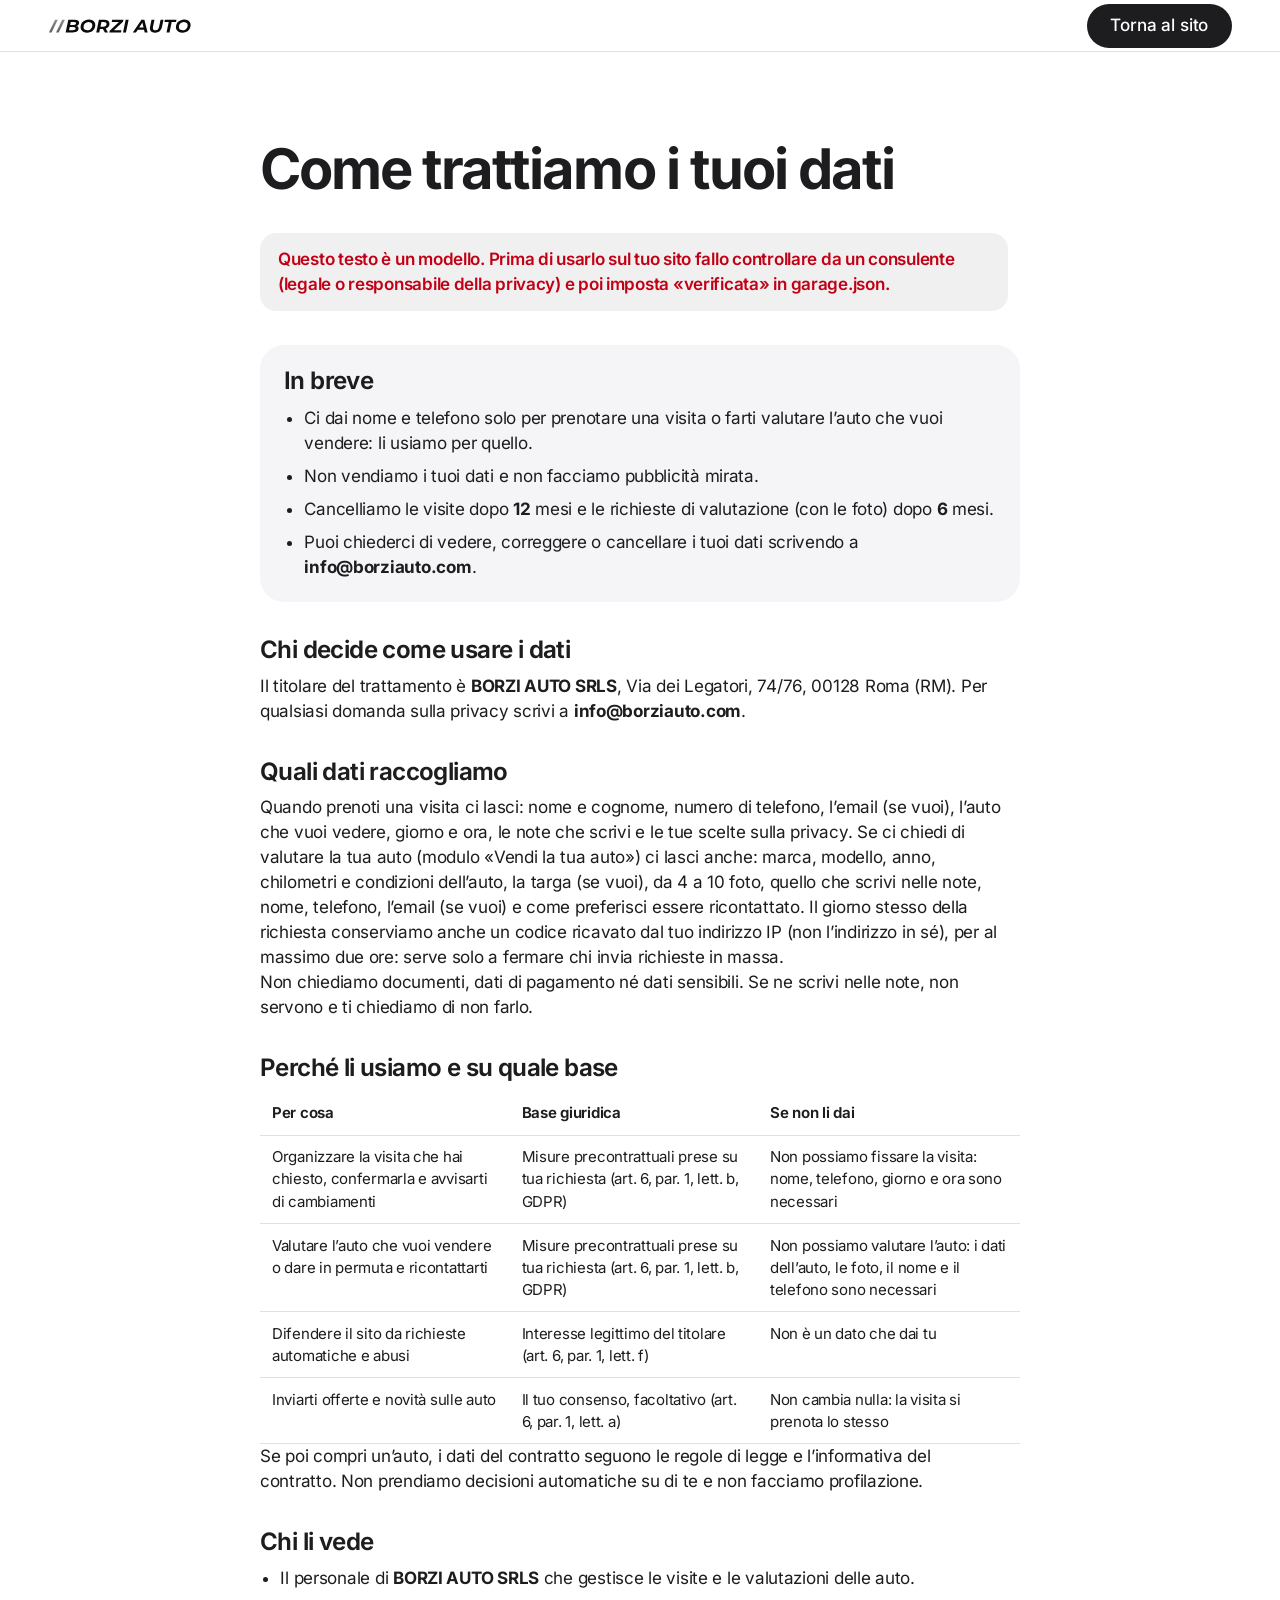
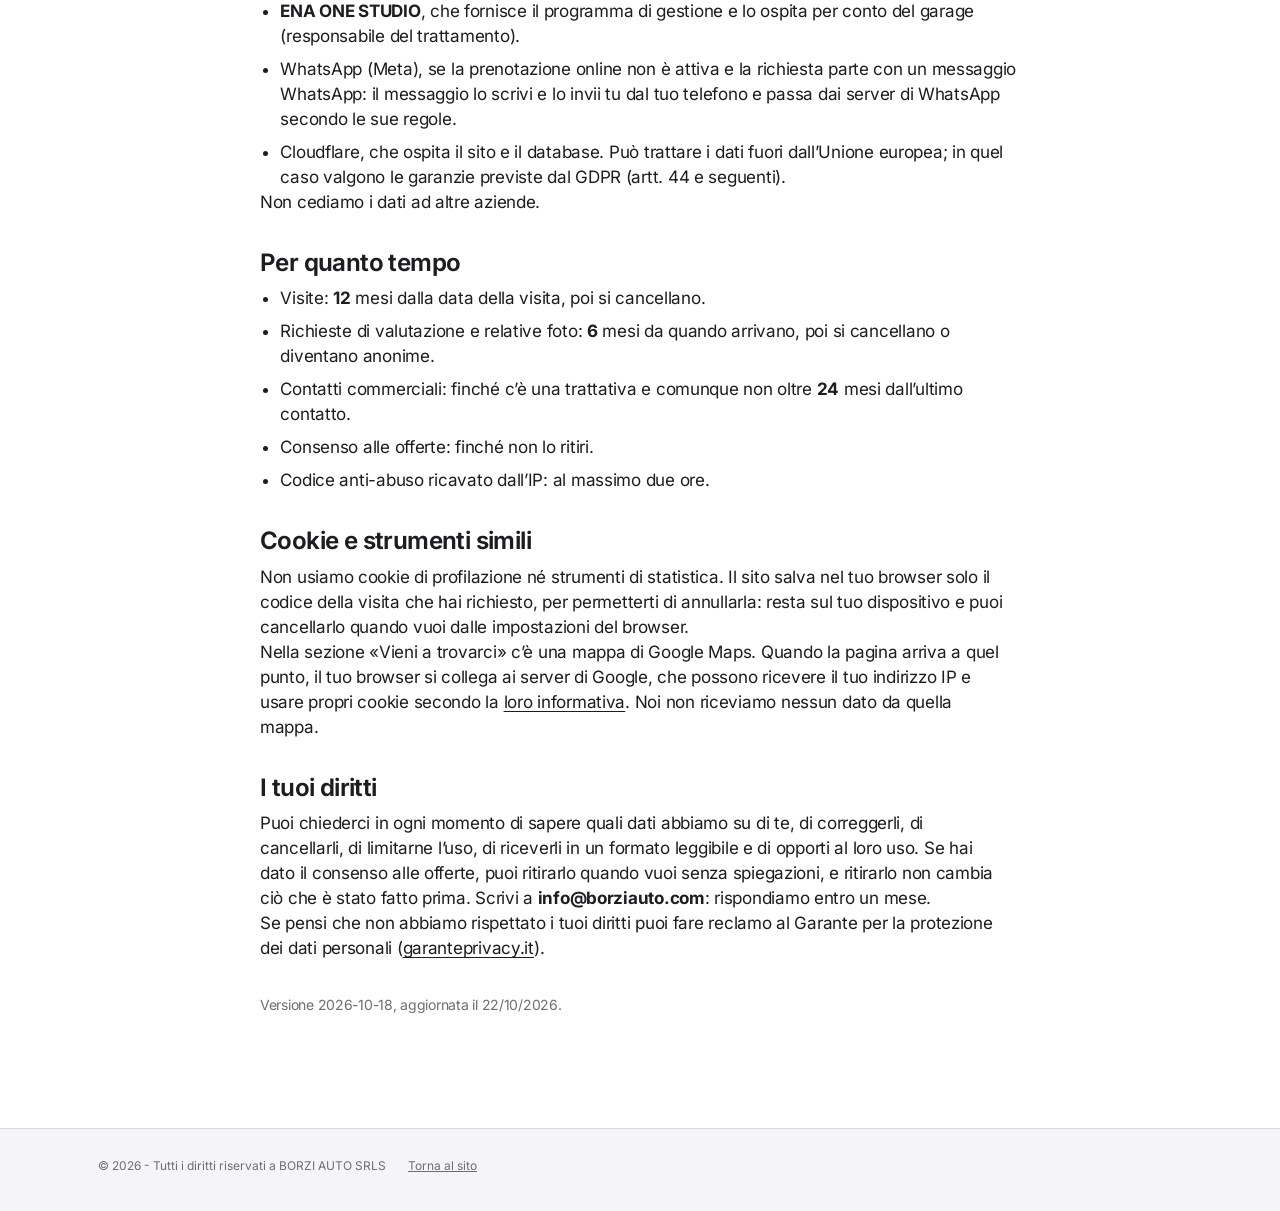
<file: public/privacy.html>
<!doctype html>
<html lang="it">
<head>
<meta charset="utf-8">
<meta name="viewport" content="width=device-width, initial-scale=1, viewport-fit=cover">
<title>Privacy · Borzi Auto</title>
<meta name="robots" content="noindex">
<meta name="color-scheme" content="light dark">
<link rel="icon" href="favicon.svg" type="image/svg+xml">
<link rel="preload" href="fonts/inter-var.woff" as="font" type="font/woff" crossorigin>
<link rel="stylesheet" href="style.css">
<style>
.pv-top{display:flex;align-items:center;justify-content:space-between;gap:16px;height:var(--head);padding-inline:clamp(20px,5vw,48px);border-bottom:1px solid var(--line)}
.doc{padding-block:clamp(40px,7vw,88px) clamp(56px,9vw,112px)}
.doc-in{width:min(760px,100% - 40px);margin-inline:auto;display:grid;gap:34px}
.doc h1{font-size:clamp(34px,6vw,56px);line-height:1.05;font-weight:700;letter-spacing:-.035em;text-wrap:balance}
.doc h2{font-size:24px;line-height:1.15;font-weight:650;letter-spacing:-.025em;margin-bottom:10px}
.doc p,.doc li{max-width:68ch}
.doc ul{display:grid;gap:8px;padding-left:1.2em;list-style:disc}
.doc .breve{padding:22px 24px;border-radius:24px;background:var(--alt);display:grid;gap:8px}
.doc .breve h2{margin-bottom:4px}
.doc .avviso{padding:14px 18px;border-radius:16px;background:var(--fill);color:var(--err);font-weight:600}
.doc a{text-decoration:underline;text-underline-offset:3px}
.doc table{width:100%;border-collapse:collapse;font-size:15px}
.doc th,.doc td{padding:.7em .8em;text-align:left;vertical-align:top;border-bottom:1px solid var(--line)}
.doc th{font-weight:650}
.doc .tab{overflow-x:auto}
.doc .tab table{min-width:560px}
.doc .agg{color:var(--fg2);font-size:14px}
</style>
</head>
<body>
<header class="pv-top"><a class="brand" href="./" aria-label="Borzi Auto, torna al sito"><picture><source srcset="img/borzi-bianco.svg" media="(prefers-color-scheme: dark)"><img src="img/borzi-nero.svg" alt="Borzi Auto" width="143" height="14"></picture></a><a class="btn btn-primary" href="./">Torna al sito</a></header>
<main class="doc">
<article class="doc-in">
  <h1>Come trattiamo i tuoi dati</h1>
  <p class="avviso" id="p-modello" hidden>Questo testo è un modello. Prima di usarlo sul tuo sito fallo controllare da un consulente (legale o responsabile della privacy) e poi imposta «verificata» in garage.json.</p>
  <section class="breve" aria-label="In breve">
    <h2>In breve</h2>
    <ul>
      <li>Ci dai nome e telefono solo per prenotare una visita o farti valutare l’auto che vuoi vendere: li usiamo per quello.</li>
      <li>Non vendiamo i tuoi dati e non facciamo pubblicità mirata.</li>
      <li>Cancelliamo le visite dopo <b data-p="visite_mesi"></b> mesi e le richieste di valutazione (con le foto) dopo <b data-p="richieste_mesi"></b> mesi.</li>
      <li>Puoi chiederci di vedere, correggere o cancellare i tuoi dati scrivendo a <b data-p="email"></b>.</li>
    </ul>
  </section>

  <section><h2>Chi decide come usare i dati</h2>
    <p>Il titolare del trattamento è <b data-p="titolare"></b>, <span data-p="indirizzo"></span>. Per qualsiasi domanda sulla privacy scrivi a <b data-p="email"></b>.</p>
    <p id="p-dpo" hidden>Responsabile della protezione dei dati: <b data-p="responsabileDati"></b>.</p>
  </section>

  <section><h2>Quali dati raccogliamo</h2>
    <p>Quando prenoti una visita ci lasci: nome e cognome, numero di telefono, l’email (se vuoi), l’auto che vuoi vedere, giorno e ora, le note che scrivi e le tue scelte sulla privacy. Se ci chiedi di valutare la tua auto (modulo «Vendi la tua auto») ci lasci anche: marca, modello, anno, chilometri e condizioni dell’auto, la targa (se vuoi), da 4 a 10 foto, quello che scrivi nelle note, nome, telefono, l’email (se vuoi) e come preferisci essere ricontattato. Il giorno stesso della richiesta conserviamo anche un codice ricavato dal tuo indirizzo IP (non l’indirizzo in sé), per al massimo due ore: serve solo a fermare chi invia richieste in massa.</p>
    <p>Non chiediamo documenti, dati di pagamento né dati sensibili. Se ne scrivi nelle note, non servono e ti chiediamo di non farlo.</p>
  </section>

  <section><h2>Perché li usiamo e su quale base</h2>
    <div class="tab"><table>
      <thead><tr><th>Per cosa</th><th>Base giuridica</th><th>Se non li dai</th></tr></thead>
      <tbody>
        <tr><td>Organizzare la visita che hai chiesto, confermarla e avvisarti di cambiamenti</td><td>Misure precontrattuali prese su tua richiesta (art. 6, par. 1, lett. b, GDPR)</td><td>Non possiamo fissare la visita: nome, telefono, giorno e ora sono necessari</td></tr>
        <tr><td>Valutare l’auto che vuoi vendere o dare in permuta e ricontattarti</td><td>Misure precontrattuali prese su tua richiesta (art. 6, par. 1, lett. b, GDPR)</td><td>Non possiamo valutare l’auto: i dati dell’auto, le foto, il nome e il telefono sono necessari</td></tr>
        <tr><td>Difendere il sito da richieste automatiche e abusi</td><td>Interesse legittimo del titolare (art. 6, par. 1, lett. f)</td><td>Non è un dato che dai tu</td></tr>
        <tr><td>Inviarti offerte e novità sulle auto</td><td>Il tuo consenso, facoltativo (art. 6, par. 1, lett. a)</td><td>Non cambia nulla: la visita si prenota lo stesso</td></tr>
      </tbody></table></div>
    <p>Se poi compri un’auto, i dati del contratto seguono le regole di legge e l’informativa del contratto. Non prendiamo decisioni automatiche su di te e non facciamo profilazione.</p>
  </section>

  <section><h2>Chi li vede</h2>
    <ul>
      <li>Il personale di <b data-p="titolare"></b> che gestisce le visite e le valutazioni delle auto.</li>
      <li><b data-p="fornitore"></b>, che fornisce il programma di gestione e lo ospita per conto del garage (responsabile del trattamento).</li>
      <li>WhatsApp (Meta), se la prenotazione online non è attiva e la richiesta parte con un messaggio WhatsApp: il messaggio lo scrivi e lo invii tu dal tuo telefono e passa dai server di WhatsApp secondo le sue regole.</li>
      <li>Cloudflare, che ospita il sito e il database. Può trattare i dati fuori dall’Unione europea; in quel caso valgono le garanzie previste dal GDPR (artt. 44 e seguenti).</li>
    </ul>
    <p>Non cediamo i dati ad altre aziende.</p>
  </section>

  <section><h2>Per quanto tempo</h2>
    <ul>
      <li>Visite: <b data-p="visite_mesi"></b> mesi dalla data della visita, poi si cancellano.</li>
      <li>Richieste di valutazione e relative foto: <b data-p="richieste_mesi"></b> mesi da quando arrivano, poi si cancellano o diventano anonime.</li>
      <li>Contatti commerciali: finché c’è una trattativa e comunque non oltre <b data-p="contatti_mesi"></b> mesi dall’ultimo contatto.</li>
      <li>Consenso alle offerte: finché non lo ritiri.</li>
      <li>Codice anti-abuso ricavato dall’IP: al massimo due ore.</li>
    </ul>
  </section>

  <section><h2>Cookie e strumenti simili</h2>
    <p>Non usiamo cookie di profilazione né strumenti di statistica. Il sito salva nel tuo browser solo il codice della visita che hai richiesto, per permetterti di annullarla: resta sul tuo dispositivo e puoi cancellarlo quando vuoi dalle impostazioni del browser.</p>
    <p>Nella sezione «Vieni a trovarci» c’è una mappa di Google Maps. Quando la pagina arriva a quel punto, il tuo browser si collega ai server di Google, che possono ricevere il tuo indirizzo IP e usare propri cookie secondo la <a href="https://policies.google.com/privacy" target="_blank" rel="noopener">loro informativa</a>. Noi non riceviamo nessun dato da quella mappa.</p>
  </section>

  <section><h2>I tuoi diritti</h2>
    <p>Puoi chiederci in ogni momento di sapere quali dati abbiamo su di te, di correggerli, di cancellarli, di limitarne l’uso, di riceverli in un formato leggibile e di opporti al loro uso. Se hai dato il consenso alle offerte, puoi ritirarlo quando vuoi senza spiegazioni, e ritirarlo non cambia ciò che è stato fatto prima. Scrivi a <b data-p="email"></b>: rispondiamo entro un mese.</p>
    <p>Se pensi che non abbiamo rispettato i tuoi diritti puoi fare reclamo al Garante per la protezione dei dati personali (<a href="https://www.garanteprivacy.it" target="_blank" rel="noopener">garanteprivacy.it</a>).</p>
  </section>

  <p class="agg">Versione <span data-p="versione"></span>, aggiornata il <span data-p="aggiornata"></span>.</p>
</article>
</main>
<footer class="foot"><div class="wrap foot-in"><p class="foot-line"><span>© <span id="pv-anno"></span> - Tutti i diritti riservati a <span data-p="titolare"></span></span><a href="./">Torna al sito</a></p></div></footer>
<script src="js/visite-core.js"></script>
<script>
(function () {
  fetch("garage.json", { cache: "no-cache" }).then(function (r) { return r.json(); }).catch(function () { return {}; }).then(function (cfg) {
    var p = cfg.privacy || {}, c = cfg.contatti || {}, k = p.conservazione || {};
    var v = {
      titolare: p.titolare || c.ragioneSociale || cfg.nome || "", indirizzo: p.indirizzo || [c.indirizzo, c.citta].filter(Boolean).join(", "), email: p.email || c.email || "",
      fornitore: p.fornitore || "il fornitore del programma", responsabileDati: p.responsabileDati || "", visite_mesi: k.visite_mesi || 12, contatti_mesi: k.contatti_mesi || 24, richieste_mesi: k.richieste_mesi || 6,
      versione: window.AP && AP.Visite ? AP.Visite.VERSIONE_PRIVACY : "", aggiornata: p.aggiornata ? p.aggiornata.split("-").reverse().join("/") : ""
    };
    document.querySelectorAll("[data-p]").forEach(function (el) { el.textContent = v[el.getAttribute("data-p")]; });
    document.getElementById("p-dpo").hidden = !v.responsabileDati;
    document.getElementById("p-modello").hidden = p.verificata === true;
    document.getElementById("pv-anno").textContent = new Date().getFullYear();
  });
})();
</script>
</body>
</html>
</file>
<file: public/style.css>
/* Borzi Auto · stile del sito
   Ispirato ai siti Apple: caratteri di sistema (SF su iPhone, iPad e Mac), titoli grandi e stretti, tanto spazio,
   barra in alto traslucida, pulsanti a pillola, sezioni che alternano chiaro e scuro.
   Su Windows e Android al posto di SF si usa Inter (cartella fonts). Il tema segue il sistema. */

@font-face{font-family:"Inter";src:url("fonts/inter-var.woff") format("woff");font-weight:100 900;font-style:normal;font-display:swap}

:root{
  --sf:-apple-system,BlinkMacSystemFont,"SF Pro Display","SF Pro Text","Inter","Helvetica Neue",Arial,sans-serif;
  /* Palette del logo: nero, bianco, argento. Nessun colore d'accento: il colore lo mettono le auto. */
  --bg:#fff; --alt:#f5f5f7; --card:#fff; --fg:#1d1d1f; --fg2:#6e6e73;
  --line:rgba(0,0,0,.12); --fill:rgba(0,0,0,.06); --fill-h:rgba(0,0,0,.1);
  --accent:#1d1d1f; --accent-h:#000; --on-accent:#fff; --link:#1d1d1f; --star:#1d1d1f; --err:#c10015;
  --silver:linear-gradient(180deg,#fff 0%,#e8e8ed 38%,#a1a1a6 100%);
  --nav:rgba(251,251,253,.82); --ph:#e8e8ed;
  --ease:cubic-bezier(.2,.7,.2,1);
  --head:52px;
  color-scheme:light dark;
}
@media (prefers-color-scheme:dark){
  :root{--bg:#000;--alt:#101012;--card:#1c1c1e;--fg:#f5f5f7;--fg2:#a1a1a6;--line:rgba(255,255,255,.16);--fill:rgba(255,255,255,.1);--fill-h:rgba(255,255,255,.16);--accent:#f5f5f7;--accent-h:#fff;--on-accent:#000;--link:#f5f5f7;--star:#f5f5f7;--err:#ff7b86;--nav:rgba(22,22,23,.8);--ph:#2a2a2d}
}
.dark{--bg:#000;--alt:#101012;--card:#1c1c1e;--fg:#f5f5f7;--fg2:#a1a1a6;--line:rgba(255,255,255,.16);--fill:rgba(255,255,255,.1);--fill-h:rgba(255,255,255,.16);--accent:#f5f5f7;--accent-h:#fff;--on-accent:#000;--link:#f5f5f7;--star:#f5f5f7;--err:#ff7b86;--ph:#2a2a2d;color-scheme:dark}

*,*::before,*::after{box-sizing:border-box}
[hidden]{display:none!important}
html{scroll-behavior:smooth;scroll-padding-top:68px;-webkit-text-size-adjust:100%}
body{margin:0;background:var(--bg);color:var(--fg);font:400 17px/1.47 var(--sf);letter-spacing:-.016em;-webkit-font-smoothing:antialiased;text-rendering:optimizeLegibility}
img,svg{max-width:100%}
a{color:inherit}
h1,h2,h3,p,ul,dl,address,figure,blockquote{margin:0}
ul{padding:0;list-style:none}
address{font-style:normal}
button,select{font:inherit;color:inherit;letter-spacing:inherit}
:focus-visible{outline:2px solid var(--link);outline-offset:3px}
.wrap{width:100%;max-width:1180px;margin-inline:auto;padding-inline:clamp(20px,5vw,48px)}
.skip{position:absolute;left:12px;top:-60px;z-index:100;background:var(--accent);color:var(--on-accent);padding:.6em 1em;border-radius:980px;font-weight:600}
.skip:focus{top:12px}
.muted{color:var(--fg2)}
h2{font-size:clamp(32px,5vw,56px);line-height:1.07;font-weight:700;letter-spacing:-.03em;text-wrap:balance}
h3{font-size:21px;line-height:1.19;font-weight:600;letter-spacing:-.02em}
.hero,.showroom,.sold,.people,.services,.contact{background:var(--bg);color:var(--fg)}
.showroom,.services{background:var(--alt)}
.showroom,.sold,.people,.services,.contact{padding-block:clamp(64px,10vw,128px)}

/* ---------- pulsanti ---------- */
.btn{display:inline-flex;align-items:center;justify-content:center;gap:.5em;min-height:44px;padding:.65em 1.4em;border:0;border-radius:980px;cursor:pointer;font:500 17px/1.1 var(--sf);letter-spacing:-.01em;text-decoration:none;white-space:nowrap;transition:background .2s,transform .2s}
.btn:active{transform:scale(.98)}
.btn-primary,.btn-light{background:var(--accent);color:var(--on-accent)}
.btn-primary:hover,.btn-light:hover{background:var(--accent-h)}
.btn-soft,.btn-line{background:var(--fill);color:var(--fg)}
.btn-soft:hover,.btn-line:hover{background:var(--fill-h)}
.btn-dark{background:var(--card);color:var(--fg);box-shadow:inset 0 0 0 1px var(--line)}
.btn-lg{min-height:52px;padding-inline:1.7em;font-size:19px}
.link-arrow{color:var(--link);font-size:19px;text-decoration:none}
.link-arrow::after{content:" ›"}
.link-arrow:hover{text-decoration:underline}

/* ---------- barra in alto ---------- */
.top{position:sticky;top:0;z-index:50;display:grid;grid-template-columns:1fr auto 1fr;align-items:center;gap:16px;height:var(--head);padding-inline:clamp(20px,5vw,48px);background:var(--nav);-webkit-backdrop-filter:saturate(180%) blur(20px);backdrop-filter:saturate(180%) blur(20px);border-bottom:1px solid transparent;transition:border-color .3s}
.top.solid{border-bottom-color:var(--line)}
.brand{justify-self:start;display:block;line-height:0}
.brand img{height:14px;width:auto}
.nav{display:flex;gap:clamp(18px,2.6vw,36px)}
.nav a{font-size:13px;letter-spacing:0;text-decoration:none;opacity:.8;transition:opacity .2s}
.nav a:hover{opacity:1}
.top-az{justify-self:end;display:flex;align-items:center;gap:8px}
.top-az>.btn-call{min-height:32px;padding:.45em 1em;font-size:13px}
.top-az>.btn-call:not([hidden]){display:inline-flex}
.ig-btn{display:inline-grid;place-items:center;flex:none;width:32px;height:32px;border-radius:50%;background:var(--fill);color:var(--fg);transition:background .2s,transform .2s}
.ig-btn:hover{background:var(--fill-h)}
.ig-btn:active{transform:scale(.94)}
.ig-btn{text-decoration:none}
.ig-t{display:none}
@media (min-width:1480px){.ig-btn{display:inline-flex;gap:7px;width:auto;padding:0 .95em 0 .75em;border-radius:980px;font-size:13px;font-weight:600;white-space:nowrap}.ig-t{display:inline}}
.menu nav a.ig-menu{display:flex;align-items:center;gap:12px}
.menu nav a.ig-menu[hidden]{display:none}
.links .ig-ic{width:1.05em;height:1.05em;margin-right:.5em;vertical-align:-.14em}
.call-lbl{display:none}
.menu{display:none;justify-self:end}
.menu summary{list-style:none;display:grid;place-content:center;gap:6px;width:40px;height:40px;cursor:pointer;margin-right:-10px}
.menu summary::-webkit-details-marker{display:none}
.menu summary span{display:block;width:18px;height:1.5px;background:var(--fg);transition:transform .3s var(--ease)}
.menu[open] summary span:first-child{transform:translateY(3.75px) rotate(45deg)}
.menu[open] summary span:last-child{transform:translateY(-3.75px) rotate(-45deg)}
.menu nav{position:absolute;top:100%;left:0;right:0;height:calc(100dvh - var(--head));padding:16px clamp(20px,5vw,48px);background:var(--bg);display:flex;flex-direction:column;overflow:auto}
.menu nav a{font-size:28px;font-weight:600;letter-spacing:-.02em;text-decoration:none;padding:14px 0;border-bottom:1px solid var(--line)}
@media (max-width:1100px){
  .top{grid-template-columns:1fr auto auto}
  .nav{display:none}
  .menu{display:block;grid-column:3}
  .top-az{grid-column:2}
  .call-num{display:none}
  .call-lbl{display:inline}
}

/* ---------- hero: Flavio Borzi ----------
   Il motivo è lo slash del logo (//): barre oblique sullo sfondo e foto tagliate a parallelogramma con la stessa
   inclinazione (12°). Il colore arriva solo dalle foto (l'auto gialla): tutto il resto è bianco, argento e nero.
   Le animazioni stanno tutte in prefers-reduced-motion:no-preference; senza, la sezione è già nel suo stato finale. */
.hero{position:relative;isolation:isolate;overflow:hidden;background:#000;color:#f5f5f7;padding-top:clamp(22px,3.2vw,40px)}
.hero-bg{position:absolute;inset:0;z-index:-1;overflow:hidden;pointer-events:none}
.hb-s{position:absolute;top:-10%;height:120%;transform:skewX(-12deg);background:linear-gradient(180deg,rgba(255,255,255,0),rgba(255,255,255,.12) 46%,rgba(255,255,255,0))}
.hb-s1{left:3%;width:9vw}
.hb-s2{left:calc(3% + 11.5vw);width:3.4vw}
.hb-s3{right:-5%;width:15vw;opacity:.55}
.hb-flare{position:absolute;top:-10%;left:0;width:20vw;height:120%;opacity:0;transform:skewX(-12deg);background:linear-gradient(90deg,transparent,rgba(255,255,255,.2) 45%,rgba(255,255,255,.34) 50%,rgba(255,255,255,.2) 55%,transparent)}
.hb-spot{position:absolute;inset:0;background:radial-gradient(520px circle at var(--mx,74%) var(--my,26%),rgba(255,255,255,.1),transparent 62%)}

.hero-grid{display:grid;gap:14px;align-items:center;padding-bottom:clamp(24px,2.6vw,34px)}
.hero-copy{min-width:0}
@media (min-width:720px){
  .hero-grid{grid-template-columns:minmax(0,1fr) minmax(0,1fr);gap:clamp(24px,4vw,72px)}
}
@media (min-width:720px) and (min-aspect-ratio:5/4){
  .hero-grid{min-height:calc(100svh - var(--head) - 136px)}
}

.vh{position:absolute;width:1px;height:1px;overflow:hidden;clip:rect(0 0 0 0);white-space:nowrap}
.hero-open{display:inline-flex;align-items:center;gap:9px;padding:7px 14px 7px 12px;border-radius:980px;background:rgba(255,255,255,.08);box-shadow:inset 0 0 0 1px rgba(255,255,255,.16);font-size:14px;line-height:1.2;letter-spacing:-.005em;color:#d2d2d7}
.hero-open i{flex:none;width:8px;height:8px;border-radius:50%;background:#6e6e73}
.hero-open.on i{background:#f5f5f7}

.hero h1{display:flex;flex-direction:column;margin-top:18px;font-size:clamp(60px,20.5vw,112px);line-height:.9;font-weight:800;letter-spacing:-.05em}
@media (min-width:720px){.hero h1{margin-top:26px;font-size:clamp(70px,9.6vw,150px)}}
.hl{display:block;overflow:hidden;padding:0 .3em .12em 0;margin-right:-.3em}
.hl>span{display:inline-block;transform:skewX(-10deg);transform-origin:0 100%;background:linear-gradient(100deg,#fff 0 40%,#8e8e93 50%,#fff 60% 100%) 100% 0/280% 100%;-webkit-background-clip:text;background-clip:text;color:transparent;-webkit-text-fill-color:transparent}
.hero .lead{max-width:24ch;margin:14px 0 0;font-size:clamp(19px,2.3vw,26px);line-height:1.25;letter-spacing:-.02em;color:#a1a1a6}
.hero .cta{display:flex;flex-wrap:wrap;align-items:center;gap:14px 28px;margin-top:28px}

.hero-stage{position:relative;width:100%;max-width:520px;aspect-ratio:350/452;justify-self:center;margin-top:-6px}
@media (min-width:720px){.hero-stage{max-width:none;margin-top:0;aspect-ratio:540/650;width:clamp(340px,calc((100svh - var(--head) - 186px) * 540 / 650),100%)}}
.st-glow{position:absolute;inset:8% 6%;z-index:-1;border-radius:50%;background:url("img/flavio/flavio-1-640.jpg") center/cover;filter:blur(56px) saturate(1.7);opacity:.36}
.fr{position:absolute;margin:0;background:linear-gradient(160deg,#fff,#6e6e73 45%,#e8e8ed);clip-path:polygon(var(--o) 0,100% 0,calc(100% - var(--o)) 100%,0 100%);transform:perspective(900px) rotateX(calc(var(--rx,0deg) * var(--k,1))) rotateY(calc(var(--ry,0deg) * var(--k,1)));translate:0 calc(var(--sy,0) * var(--par,0px))}
.fr-in{position:absolute;inset:2px;overflow:hidden;background:#111;clip-path:polygon(var(--o) 0,100% 0,calc(100% - var(--o)) 100%,0 100%)}
.fr-in picture,.fr-in img{display:block;width:100%;height:100%}
.fr-in img{object-fit:cover}
.fr-in::after{content:"";position:absolute;inset:0;background:radial-gradient(circle at var(--gx,50%) var(--gy,18%),rgba(255,255,255,.2),transparent 55%);opacity:var(--ga,0);pointer-events:none}
.glint{position:absolute;inset:0;background:linear-gradient(105deg,transparent 36%,rgba(255,255,255,.3) 50%,transparent 64%) 130% 0/320% 100% no-repeat;pointer-events:none}
.fr-a{--o:28.3%;--par:-64px;right:0;top:0;width:74%;aspect-ratio:3/4}
.fr-b{--o:17%;--par:44px;--k:1.7;left:0;bottom:1%;width:62%;aspect-ratio:5/4;z-index:2}
.fr-b .fr-in{background:#1b1b1e}

.hchip{position:absolute;z-index:3;display:flex;flex-direction:column;gap:3px;padding:13px 18px 12px;border-radius:20px;background:rgba(28,28,30,.55);-webkit-backdrop-filter:blur(18px) saturate(1.5);backdrop-filter:blur(18px) saturate(1.5);box-shadow:inset 0 0 0 1px rgba(255,255,255,.18),0 18px 40px rgba(0,0,0,.45);translate:0 calc(var(--sy,0) * var(--par,0px))}
.hchip-n{font-size:clamp(34px,9.6vw,50px);line-height:1;font-weight:800;letter-spacing:-.05em;font-variant-numeric:tabular-nums;white-space:nowrap}
.hchip-l{font-size:13.5px;line-height:1.25;color:#c7c7cc;letter-spacing:-.005em}
.hchip-sold{--par:-26px;left:-1%;top:26%}
.hchip-rate{--par:22px;right:-1%;bottom:0;align-items:flex-start}
.hchip-row{display:flex;align-items:baseline;gap:10px}
.hs{display:inline-flex;gap:3px}
.hs i{--f:1;width:17px;height:17px;background:linear-gradient(90deg,#fff calc(var(--f) * 100%),rgba(255,255,255,.22) calc(var(--f) * 100%));clip-path:polygon(50% 0,61.5% 35%,98% 35%,68.5% 57%,79.5% 91%,50% 70%,20.5% 91%,31.5% 57%,2% 35%,38.5% 35%)}

.hero-mq{position:relative;overflow:hidden;border-top:1px solid rgba(255,255,255,.12);padding-block:16px;-webkit-mask:linear-gradient(90deg,transparent,#000 7%,#000 93%,transparent);mask:linear-gradient(90deg,transparent,#000 7%,#000 93%,transparent)}
.mq-track{display:flex;width:max-content}
.mq-set{display:flex;align-items:center;gap:clamp(20px,3vw,40px);padding-right:clamp(20px,3vw,40px)}
.mq-set b{display:inline-block;font-size:clamp(19px,2.3vw,28px);line-height:1.2;font-weight:700;letter-spacing:-.03em;color:#8e8e93;white-space:nowrap;transform:skewX(-10deg)}
.mq-set i{flex:none;width:16px;height:22px;transform:skewX(-26deg);background:linear-gradient(90deg,#6e6e73 0 4px,transparent 4px 8px,#6e6e73 8px 12px,transparent 12px)}

@media (prefers-reduced-motion:reduce){
  .hero-mq{-webkit-mask:none;mask:none}
  .mq-track{width:auto}
  .mq-set{flex-wrap:wrap;padding-inline:clamp(20px,5vw,48px);row-gap:6px}
  .mq-set+.mq-set{display:none}
}
@media (prefers-reduced-motion:no-preference){
  /* sequenza d'ingresso: slash, nome, foto, numeri */
  .hb-s{animation:slash 1.1s var(--ease) both}
  .hb-s2{animation-delay:.08s}.hb-s3{animation-delay:.16s}
  .hb-flare{animation:flare 1.5s .3s cubic-bezier(.5,0,.3,1) both}
  .hero-open{animation:rise .8s .05s var(--ease) both}
  .hl>span{translate:0 110%;animation:name .95s var(--ease) forwards,sheen 7s 1.6s ease-in-out infinite}
  .hl:nth-child(2)>span{animation-delay:.1s,2s}
  .hero .lead{animation:rise .9s .38s var(--ease) both}
  .hero .cta{animation:rise .9s .48s var(--ease) both}
  .fr-a{animation:wipe-l 1.15s .15s var(--ease) both}
  .fr-b{animation:wipe-r 1.15s .42s var(--ease) both}
  .fr-a .fr-in img{animation:settle 1.9s .15s var(--ease) both}
  .fr-b .fr-in img{animation:settle 1.9s .42s var(--ease) both}
  .glint{animation:glint 7.5s 2.3s ease-in-out infinite}
  .fr-b .glint{animation-delay:4.6s}
  .hchip{animation:pop .8s var(--ease) both,bob 6s ease-in-out infinite}
  .hchip-sold{animation-delay:.95s,1.8s}
  .hchip-rate{animation-delay:1.15s,2.6s;animation-name:pop,bob2}
  .hs i{animation:star .5s var(--ease) both}
  .hs i:nth-child(1){animation-delay:1.3s}.hs i:nth-child(2){animation-delay:1.42s}.hs i:nth-child(3){animation-delay:1.54s}.hs i:nth-child(4){animation-delay:1.66s}.hs i:nth-child(5){animation-delay:1.78s}
  .hero-open.on i{animation:ping 2.2s 1s ease-out infinite}
  .hero-mq{animation:rise 1s .9s var(--ease) both}
  .mq-track{animation:mq 52s linear infinite}
}
@keyframes slash{from{opacity:0;translate:-26vw 0}}
@keyframes flare{0%{opacity:0;translate:-30vw 0}12%{opacity:1}88%{opacity:1}100%{opacity:0;translate:130vw 0}}
@keyframes name{to{translate:0 0}}
@keyframes sheen{0%,60%{background-position:100% 0}100%{background-position:0 0}}
@keyframes wipe-l{from{clip-path:polygon(100% 0,100% 0,100% 100%,100% 100%)}}
@keyframes wipe-r{from{clip-path:polygon(0 0,0 0,0 100%,0 100%)}}
@keyframes settle{from{scale:1.22}to{scale:1}}
@keyframes glint{0%,55%{background-position:130% 0}100%{background-position:-30% 0}}
@keyframes pop{from{opacity:0;scale:.86}}
@keyframes bob{0%,100%{transform:translateY(0)}50%{transform:translateY(-6px)}}
@keyframes bob2{0%,100%{transform:translateY(0)}50%{transform:translateY(5px)}}
@keyframes star{from{opacity:0;scale:.3;rotate:-40deg}}
@keyframes ping{0%{box-shadow:0 0 0 0 rgba(245,245,247,.5)}80%,100%{box-shadow:0 0 0 9px rgba(245,245,247,0)}}
@keyframes mq{to{transform:translateX(-50%)}}
@keyframes rise{from{opacity:0;transform:translateY(22px)}}

/* ---------- titoli di sezione ---------- */
.sec-head{display:flex;flex-wrap:wrap;align-items:flex-end;justify-content:space-between;gap:12px 28px;margin-bottom:clamp(28px,4vw,48px)}
.count{display:flex;flex-wrap:wrap;gap:6px 22px;color:var(--fg2);font-size:17px}
.count a{color:var(--link);text-decoration:none}
.count a:hover{text-decoration:underline}
.demo-note{margin-bottom:24px;padding:12px 16px;border-radius:14px;background:var(--fill);color:var(--fg2);font-size:14px}

/* ---------- filtri ---------- */
.filters{display:flex;flex-wrap:wrap;align-items:center;gap:12px 24px;margin-bottom:28px}
.chips{display:flex;flex-wrap:wrap;gap:8px;flex:1 1 320px}
.chip{min-height:36px;padding:0 16px;border:0;border-radius:980px;background:var(--fill);color:var(--fg);font-size:15px;cursor:pointer;transition:background .2s,color .2s}
.chip:hover{background:var(--fill-h)}
.chip[aria-pressed="true"]{background:var(--fg);color:var(--bg)}
.sel{display:flex;align-items:center;gap:10px;font-size:14px;color:var(--fg2)}
.sel select{appearance:none;-webkit-appearance:none;min-height:36px;padding:0 36px 0 16px;border:0;border-radius:980px;font-size:15px;color:var(--fg);cursor:pointer;background:var(--fill) url("data:image/svg+xml,%3Csvg xmlns='http://www.w3.org/2000/svg' width='12' height='8' viewBox='0 0 12 8'%3E%3Cpath d='M1 1.5l5 5 5-5' fill='none' stroke='%2386868b' stroke-width='1.8' stroke-linecap='round' stroke-linejoin='round'/%3E%3C/svg%3E") no-repeat right 14px center}
.sel select:hover{background-color:var(--fill-h)}

/* ---------- schede auto ---------- */
.grid{display:grid;grid-template-columns:repeat(auto-fill,minmax(min(100%,320px),1fr));gap:clamp(16px,2vw,28px)}
.loading,.empty{grid-column:1/-1;padding:40px 0;text-align:center;color:var(--fg2)}
.empty a{color:var(--link)}
.car{position:relative;display:flex;flex-direction:column;overflow:hidden;border-radius:28px;background:var(--card);transition:transform .4s var(--ease)}
.car:hover,.car:focus-within{transform:scale(1.014)}
.car-hit{position:absolute;inset:0;z-index:2;border:0;border-radius:inherit;background:none;cursor:pointer}
.car-hit:focus-visible{outline-offset:-4px}
.stage{position:relative;display:grid;place-items:center;aspect-ratio:4/3;overflow:hidden;background:var(--ph)}
.stage img{width:100%;height:100%;object-fit:cover}
.stage .art{width:86%;height:auto}
.art .beam,.art .glow{opacity:0;transition:opacity .4s}
.car:hover .art .beam,.on .art .beam,.car:hover .art .lamp-f .glow,.on .art .lamp-f .glow{opacity:1}
.tag-demo{position:absolute;top:12px;left:12px;z-index:1;padding:4px 10px;border-radius:980px;background:rgba(255,255,255,.88);color:#1d1d1f;font-size:12px;font-weight:600;letter-spacing:0}
.car-body{display:flex;flex-direction:column;gap:14px;flex:1;padding:22px 24px 24px}
.car h3{font-size:22px;line-height:1.15;font-weight:650}
.trim{margin-top:4px;color:var(--fg2);font-size:15px;line-height:1.3}
.specs{display:flex;flex-wrap:wrap;font-size:14px;color:var(--fg2)}
.specs li+li::before{content:"·";margin:0 .55em}
.buy{display:flex;align-items:baseline;justify-content:space-between;gap:12px;margin-top:auto;padding-top:6px}
.price{font-size:24px;font-weight:650;letter-spacing:-.025em}
.eur{margin-right:.08em;font-weight:500}
.more{color:var(--link);font-size:15px}
.more::after{content:" ›"}
/* telefono: due auto per riga, scheda compatta (foto, nome, anno e km, prezzo). Con ~30 auto sono 15 righe invece di 30. Tutta la scheda resta il tasto «Dettagli». */
@media (max-width:599px){
  #griglia{grid-template-columns:repeat(2,minmax(0,1fr));gap:10px}
  #griglia .car{border-radius:18px}
  #griglia .car:hover,#griglia .car:focus-within{transform:none}
  #griglia .stage{aspect-ratio:5/4}
  #griglia .tag-demo{top:6px;left:6px;padding:2px 8px;font-size:10.5px}
  #griglia .car-body{gap:6px;padding:10px 12px 12px}
  #griglia .car h3{font-size:15.5px;line-height:1.2;letter-spacing:-.015em;display:-webkit-box;-webkit-line-clamp:2;-webkit-box-orient:vertical;overflow:hidden}
  #griglia .trim{margin-top:2px;font-size:12.5px;line-height:1.25;white-space:nowrap;overflow:hidden;text-overflow:ellipsis}
  #griglia .specs{font-size:12.5px;line-height:1.3}
  #griglia .specs li:nth-child(n+3){display:none}
  #griglia .specs li+li::before{margin:0 .4em}
  #griglia .buy{padding-top:0}
  #griglia .price{font-size:18px}
  #griglia .more{display:none}
}

/* ---------- vendute ---------- */
.sold{padding-inline:0;overflow:hidden}
.sold-lead{max-width:44ch;color:var(--fg2);font-size:19px;line-height:1.3;letter-spacing:-.02em}
.sold-lead a{color:var(--link)}
.rail-nav{display:flex;gap:10px}
.rail-nav button{display:grid;place-items:center;width:40px;height:40px;border:0;border-radius:50%;background:var(--fill);color:var(--fg);cursor:pointer;transition:background .2s}
.rail-nav button:hover{background:var(--fill-h)}
.rail-nav button:disabled{opacity:.35;cursor:default}
.rail{--g:max(clamp(20px,5vw,48px),calc((100% - 1180px)/2 + 48px));display:flex;gap:16px;margin-top:36px;padding:4px var(--g) 8px;overflow-x:auto;scroll-snap-type:x mandatory;scroll-padding-inline:var(--g);scrollbar-width:none}
.rail::-webkit-scrollbar{display:none}
.sold-card{position:relative;flex:0 0 min(78vw,300px);scroll-snap-align:start;overflow:hidden;border-radius:28px;background:var(--card);opacity:.5;transition:opacity .5s}
.sold-card.seen{opacity:1}
.sold-card .stage img{filter:saturate(.75)}
.sold-body{padding:18px 20px 22px}
.sold-body h3{font-size:19px}
.sold-body .specs{margin-top:10px}
.sold-flag{display:inline-flex;margin-top:14px;padding:4px 11px;border-radius:980px;background:rgba(255,255,255,.14);color:var(--fg);font-size:13px;font-weight:600;letter-spacing:0}
.tail{display:none}

/* ---------- recensioni e titolare ---------- */
.people-head{max-width:34em}
.people-head p{margin-top:16px;font-size:21px;line-height:1.28;letter-spacing:-.02em;color:var(--fg2)}
.rate{display:flex;flex-wrap:wrap;align-items:center;gap:6px 16px;margin-top:36px}
.rate-n{font-size:56px;line-height:1;font-weight:700;letter-spacing:-.04em}
.rate-t{display:flex;flex-wrap:wrap;gap:4px 16px;color:var(--fg2);font-size:15px}
.rate-t b{font-weight:500}
.rate-t a{color:var(--link);text-decoration:none}
.rate-t a:hover{text-decoration:underline}
.rate-demo{margin-top:8px;color:var(--fg2);font-size:14px}
.stars{--p:100%;position:relative;display:inline-block;font-size:20px;line-height:1;letter-spacing:2px}
.stars::before{content:"★★★★★";background:linear-gradient(90deg,var(--star) var(--p),var(--line) var(--p));-webkit-background-clip:text;background-clip:text;color:transparent;-webkit-text-fill-color:transparent}
.people-grid{display:grid;gap:20px;margin-top:40px}
@media (min-width:900px){.people-grid:has(.rev){grid-template-columns:minmax(0,340px) minmax(0,1fr)}}
.people-grid:not(:has(.rev)) .owner{max-width:480px}
.owner:not(:has(.duo:not([hidden]))):not(:has(.o-cta>:not([hidden]))){display:none}
.owner{display:flex;flex-direction:column;align-self:start;overflow:hidden;border-radius:28px;background:var(--alt)}
.duo{display:grid;grid-template-columns:2fr 1fr;gap:4px}
.duo.solo{grid-template-columns:1fr}
.ph{overflow:hidden}
.ph img{display:block;width:100%;height:100%;object-fit:cover}
.ph-main img{aspect-ratio:4/5}
.owner figcaption{display:flex;flex-direction:column;gap:4px;padding:24px}
.owner strong{font-size:24px;font-weight:650;letter-spacing:-.025em}
.owner figcaption>span:not(.o-cta){color:var(--fg2);font-size:15px}
.o-cta{display:flex;flex-wrap:wrap;gap:10px;margin-top:16px}
.rev-list{display:grid;grid-template-columns:repeat(auto-fill,minmax(min(100%,290px),1fr));gap:20px}
.rev{position:relative;display:flex;flex-direction:column;gap:14px;padding:26px;border-radius:28px;background:var(--alt)}
.rev blockquote{font-size:17px;line-height:1.42}
.rev .tag-demo{top:14px;right:14px;left:auto;background:var(--fill);color:var(--fg2)}
.rev-by{display:flex;align-items:center;gap:12px;margin-top:auto;font-size:14px}
.rev-by span:last-child{display:flex;flex-direction:column;min-width:0}
.rev-by a,.rev-by b{font-weight:600;text-decoration:none}
.rev-by a:hover{text-decoration:underline}
/* recensioni: sul telefono e sul tablet restano visibili titolo e voto, l'elenco si apre da un pulsante (la classe .coll la mette sito.js solo se ci sono recensioni) */
.rev-toggle{display:none}
@media (max-width:899px){
  .people.coll .rev-toggle{display:inline-flex;margin-top:22px}
  .people.coll:not(.aperta) .people-grid,.people.coll:not(.aperta) .rev-foot{display:none}
  .people.coll .people-grid{margin-top:22px}
}
.rev-by small{color:var(--fg2);font-size:13px}
.av{display:grid;place-items:center;flex:none;width:38px;height:38px;overflow:hidden;border-radius:50%;background:var(--fill);font-weight:600}
.av img{width:100%;height:100%;object-fit:cover}
.rev-foot{margin-top:28px}
.rev-foot a{color:var(--link);font-size:17px;text-decoration:none}
.rev-foot a::after{content:" ›"}
.rev-foot a:hover{text-decoration:underline}

/* ---------- servizi ---------- */
.two{display:grid;grid-template-columns:minmax(0,5fr) minmax(0,7fr);gap:40px clamp(40px,8vw,112px);align-items:start}
.two-head{position:sticky;top:calc(var(--head) + 32px)}
.two-head p{margin-top:18px;font-size:21px;line-height:1.28;letter-spacing:-.02em}
.rows li{padding:30px 0;border-top:1px solid var(--line)}
.rows li:first-child{padding-top:0;border-top:0}
.rows h3{font-size:24px;font-weight:650;letter-spacing:-.025em}
.rows p{margin-top:10px;max-width:46ch;color:var(--fg2)}
.rows a{color:var(--link)}
@media (max-width:860px){.two{grid-template-columns:1fr}.two-head{position:static}}

/* ---------- contatti ---------- */
.contact-grid{display:grid;grid-template-columns:repeat(auto-fit,minmax(min(100%,260px),1fr));gap:20px;margin-top:clamp(28px,4vw,48px)}
.card{padding:28px;border-radius:28px;background:var(--alt)}
.card h3{margin-bottom:14px;color:var(--fg2);font-size:15px;font-weight:500;letter-spacing:-.01em}
.phone{display:flex;flex-direction:column;justify-content:space-between;gap:28px;min-height:190px;text-decoration:none;transition:background .2s}
.phone:hover{background:var(--fill)}
.phone-lbl{color:var(--fg2);font-size:15px}
.phone-num{font-size:clamp(28px,3.4vw,38px);line-height:1.05;font-weight:700;letter-spacing:-.035em}
address p+p{margin-top:14px}
.ln{display:block}
.ln:empty{display:none}
address{font-size:19px;line-height:1.35}
address a,.links a{color:var(--link);font-size:17px;text-decoration:none}
address a:hover,.links a:hover{text-decoration:underline}
.hours dl{display:grid;gap:10px}
.hours dl>div{display:flex;justify-content:space-between;gap:16px;font-size:15px}
.hours dt{color:var(--fg2)}
.hours dd{margin:0;text-align:right}
.hours .oggi{font-weight:600}
.hours .oggi dt{color:var(--fg)}
.hours .oggi dt::before{content:"";display:inline-block;width:7px;height:7px;margin-right:8px;border-radius:50%;background:var(--accent)}
.links{display:grid;gap:12px;align-content:start}
.links:not(:has(li:not([hidden]))){display:none}
.contact-vuoto{margin-top:24px}
.mappa{height:clamp(280px,42vw,440px);margin-top:20px;overflow:hidden;border-radius:28px;background:var(--alt)}
.mappa iframe{display:block;width:100%;height:100%;border:0}

/* ---------- piè di pagina ---------- */
.foot{padding-block:28px 36px;border-top:1px solid var(--line);background:var(--alt);color:var(--fg2);font-size:12px;line-height:1.5;letter-spacing:0}
.foot-in{display:flex;flex-direction:column;gap:14px}
.foot img{height:9px;width:auto;opacity:.75}
.foot-line{display:flex;flex-wrap:wrap;gap:4px 22px}

/* ---------- scheda auto ---------- */
dialog{width:min(1040px,calc(100vw - 24px));max-height:calc(100dvh - 24px);margin:auto;padding:0;overflow:auto;border:0;border-radius:28px;background:var(--bg);color:var(--fg);box-shadow:0 30px 80px rgba(0,0,0,.45)}
dialog::backdrop{background:rgba(0,0,0,.5);-webkit-backdrop-filter:blur(14px);backdrop-filter:blur(14px)}
dialog[open]{animation:pop .4s var(--ease)}
@keyframes pop{from{opacity:0;transform:translateY(18px) scale(.98)}}
.sheet{position:relative;display:grid;grid-template-columns:minmax(0,1.15fr) minmax(0,1fr)}
.close{position:absolute;top:14px;right:14px;z-index:5;display:grid;place-items:center;width:36px;height:36px;border:0;border-radius:50%;background:rgba(29,29,31,.72);color:#fff;cursor:pointer;-webkit-backdrop-filter:blur(8px);backdrop-filter:blur(8px)}
.close:hover{background:rgba(29,29,31,.9)}
.sheet-media{display:flex;flex-direction:column;align-items:center;justify-content:center;min-height:300px;background:var(--ph)}
.sheet-media .art{width:88%;height:auto}
.gal-main{display:block;width:100%;aspect-ratio:4/3;object-fit:cover}
.gal-thumbs{display:flex;gap:8px;width:100%;padding:12px;overflow-x:auto;background:var(--alt)}
.gal-t{flex:0 0 72px;height:54px;padding:0;overflow:hidden;border:2px solid transparent;border-radius:10px;background:none;cursor:pointer;opacity:.7;transition:opacity .2s}
.gal-t:hover{opacity:1}
.gal-t[aria-pressed="true"]{border-color:var(--fg);opacity:1}
.gal-t img{display:block;width:100%;height:100%;object-fit:cover}
.sheet-info{display:flex;flex-direction:column;gap:20px;padding:clamp(24px,4vw,44px)}
.sheet-info h2{padding-right:40px;font-size:clamp(26px,3.4vw,36px);line-height:1.1}
.sheet-price{font-size:30px;font-weight:700;letter-spacing:-.03em}
.sheet dl{display:grid;grid-template-columns:auto 1fr;gap:10px 24px;font-size:15px}
.sheet dt{color:var(--fg2)}
.sheet dd{margin:0}
.sheet-text{color:var(--fg2);font-size:15px;line-height:1.5}
.sheet-actions{display:flex;flex-wrap:wrap;align-items:center;gap:10px;margin-top:auto}
.sheet-actions .txt{color:var(--link);font-size:15px}
@media (max-width:800px){.sheet{grid-template-columns:1fr}}

@media (prefers-reduced-motion:reduce){
  html{scroll-behavior:auto}
  *,*::before,*::after{animation-duration:.01ms!important;transition-duration:.01ms!important}
}

/* ---------- il nostro salone: fascia di foto a tutta larghezza ---------- */
.salone{position:relative;isolation:isolate;overflow:hidden;background:var(--bg);color:var(--fg);padding-block:clamp(64px,10vw,128px)}
.salone-lead{max-width:34ch;color:var(--fg2);font-size:19px;line-height:1.3;letter-spacing:-.02em}

/* la fascia scorre da sola, rallenta col mouse sopra e si trascina col dito o col mouse; con «riduci animazioni» (o senza JavaScript) resta una fila da far scorrere a mano */
.reel{--rh:clamp(210px,32vw,470px);--gap:clamp(10px,1.6vw,20px);margin-top:clamp(28px,5vw,56px);overflow-x:auto;scrollbar-width:none;
  -webkit-mask-image:linear-gradient(90deg,transparent,#000 6%,#000 94%,transparent);mask-image:linear-gradient(90deg,transparent,#000 6%,#000 94%,transparent)}
.reel::-webkit-scrollbar{display:none}
.reel:focus-visible{outline:2px solid var(--link);outline-offset:-2px}
.reel-track{display:flex;gap:var(--gap);width:max-content;padding-inline:clamp(20px,5vw,48px);margin:0;list-style:none;will-change:transform}
.frame{flex:none;height:var(--rh);margin:0;overflow:hidden;border-radius:clamp(16px,2.2vw,30px);background:var(--card);box-shadow:inset 0 0 0 1px rgba(255,255,255,.08);-webkit-user-select:none;user-select:none}
.frame.wide{aspect-ratio:16 / 10}
.frame.tall{aspect-ratio:4 / 5}
.frame img{display:block;width:100%;height:100%;max-width:none;object-fit:cover;-webkit-user-drag:none;user-select:none}
.reel.is-live{overflow:hidden;cursor:grab;touch-action:pan-y;clip-path:inset(0 100% 0 0)}
.reel.is-live.drag{cursor:grabbing}
.reel.is-live.in{clip-path:inset(0);transition:clip-path 1.3s var(--ease)}

/* pausa (per chi non vuole la fascia in movimento) */
.reel-bar{display:flex;justify-content:center;margin-top:clamp(18px,3vw,28px)}
.reel-btn{display:grid;place-items:center;width:44px;height:44px;border:0;border-radius:50%;background:var(--fill);color:var(--fg);cursor:pointer;transition:background .2s,transform .2s var(--ease)}
.reel-btn:hover{background:var(--fill-h)}
.reel-btn:active{transform:scale(.92)}
.reel-btn .i-play{display:none}
.reel-btn[aria-pressed="true"] .i-play{display:block}
.reel-btn[aria-pressed="true"] .i-pause{display:none}

@media (max-width:700px){
  .reel{--rh:clamp(230px,62vw,330px)}
  .reel-btn{width:42px;height:42px}
}

/* ---------- prenota una visita ---------- */
.prenota{background:var(--bg);color:var(--fg);padding-block:clamp(64px,10vw,128px)}
.prenota .sec-head p{max-width:40ch;color:var(--fg2);font-size:clamp(17px,2vw,21px);line-height:1.3;letter-spacing:-.02em}
.pr-grid{display:grid;gap:20px;align-items:start}
@media (min-width:900px){.pr-grid{grid-template-columns:minmax(0,1.05fr) minmax(0,1fr);gap:28px}}
.pr-cal,.pr-form,.prenota .tagliando{padding:clamp(18px,3vw,30px);border-radius:28px;background:var(--alt)}
.pr-mese{display:flex;align-items:center;justify-content:space-between;gap:12px;margin-bottom:14px}
.pr-mese b{font-size:19px;font-weight:600;letter-spacing:-.02em;text-transform:capitalize}
.pr-mese button{display:grid;place-items:center;width:40px;height:40px;border:0;border-radius:50%;background:var(--fill);color:var(--fg);font-size:24px;line-height:1;cursor:pointer;transition:background .2s}
.pr-mese button:hover:not(:disabled){background:var(--fill-h)}
.pr-mese button:disabled{opacity:.3;cursor:default}
.cal{display:grid;grid-template-columns:repeat(7,minmax(0,1fr));gap:4px}
.cal-h{padding-bottom:6px;text-align:center;font-size:12px;color:var(--fg2)}
.cal-g{position:relative;aspect-ratio:1;width:100%;max-height:52px;border:0;border-radius:14px;background:transparent;color:var(--fg2);font-size:16px;font-variant-numeric:tabular-nums;cursor:default;opacity:.45;transition:background .2s,transform .2s}
.cal-g.libero{opacity:1;background:var(--card);color:var(--fg);font-weight:600;cursor:pointer}
.cal-g.libero::after{content:"";position:absolute;left:50%;bottom:6px;width:4px;height:4px;margin-left:-2px;border-radius:50%;background:currentColor;opacity:.5}
.cal-g.libero:hover{background:var(--fill-h)}
.cal-g.oggi{box-shadow:inset 0 0 0 1.5px var(--fg2)}
.cal-g[aria-pressed="true"]{background:var(--accent);color:var(--on-accent);opacity:1}
.pr-leg,.pr-orari,.pr-vuoto,.pr-nota,.tg-nota{margin-top:12px;font-size:13px;line-height:1.4;color:var(--fg2)}
.pr-ore-t{margin:20px 0 10px;font-size:15px;font-weight:600;letter-spacing:-.01em}
.pr-ore{display:grid;grid-template-columns:repeat(auto-fill,minmax(78px,1fr));gap:8px}
.ora{min-height:44px;border:0;border-radius:980px;background:var(--card);color:var(--fg);font-size:16px;font-variant-numeric:tabular-nums;cursor:pointer;transition:background .2s}
.ora:hover:not(:disabled){background:var(--fill-h)}
.ora[aria-pressed="true"]{background:var(--accent);color:var(--on-accent)}
.ora:disabled{opacity:.4;text-decoration:line-through;cursor:default}
.pr-form{display:grid;gap:14px}
.pr-corpo{display:grid;gap:14px}
/* «I tuoi dati» espandibile dove le colonne si impilano (telefono e tablet): prenota.js mette .coll e trasforma il titolo in un pulsante; si apre da solo quando scegli l'ora */
.pr-tgl{display:grid;grid-template-columns:minmax(0,1fr) auto;align-items:center;gap:4px 16px;width:100%;padding:0;border:0;background:none;color:inherit;font:inherit;letter-spacing:inherit;text-align:left;cursor:pointer}
.pr-tgl-s{grid-column:1;font-size:15px;font-weight:400;line-height:1.3;letter-spacing:-.01em;color:var(--fg2)}
.pr-tgl::after{content:"";grid-column:2;grid-row:1 / span 2;width:11px;height:11px;border:solid currentColor;border-width:0 2px 2px 0;transform:translateY(-3px) rotate(45deg);transition:transform .3s var(--ease)}
.pr-tgl[aria-expanded="true"]::after{transform:translateY(3px) rotate(-135deg)}
.pr-form.coll:not(.aperto) .pr-corpo{display:none}
@media (prefers-reduced-motion:no-preference){.pr-form.coll.aperto .pr-corpo{animation:vd-apri .38s var(--ease)}}
.pr-form h3,.tg-testa h3{font-size:clamp(24px,3.4vw,32px);line-height:1.1;font-weight:650;letter-spacing:-.03em}
.pr-scelta{padding:13px 16px;border-radius:14px;background:var(--card);font-weight:600;letter-spacing:-.01em}
.pr-scelta.vuota{font-weight:400;color:var(--fg2)}
.pr-form .due{display:grid;gap:14px}
@media (min-width:560px){.pr-form .due{grid-template-columns:1fr 1fr}}
.pr-form label{display:block;font-size:14px;line-height:1.35;color:var(--fg2)}
.pr-form label>input,.pr-form label>select,.pr-form label>textarea{display:block;margin-top:6px}
.pr-form small{font-size:inherit;opacity:.8}
.pr-form input:not([type="checkbox"]),.pr-form select,.pr-form textarea{width:100%;min-height:48px;padding:12px 16px;border:0;border-radius:14px;background:var(--card);box-shadow:inset 0 0 0 1px var(--line);color:var(--fg);font:inherit;font-size:17px;letter-spacing:-.01em}
.pr-form textarea{min-height:76px;resize:vertical}
.pr-form [aria-invalid="true"]{box-shadow:inset 0 0 0 2px var(--err)!important}
.pr-form .chk{display:flex;align-items:flex-start;gap:12px;font-size:14px;line-height:1.4}
.pr-form .chk input{flex:none;width:20px;height:20px;margin:1px 0 0;accent-color:var(--accent)}
.pr-form .chk a{color:var(--fg);text-decoration:underline;text-underline-offset:3px}
.trappola{position:absolute;left:-9999px;width:1px;height:1px;overflow:hidden}
.pr-err{padding:12px 16px;border-radius:14px;background:var(--fill);color:var(--err);font-size:15px;font-weight:500}
.pr-form .btn{justify-self:start}
.mia{display:flex;flex-wrap:wrap;align-items:center;gap:6px 18px;margin-bottom:20px;padding:14px 20px;border-radius:18px;background:var(--fill)}
.lnk{padding:0;border:0;background:none;color:var(--fg);font:inherit;text-decoration:underline;text-underline-offset:3px;cursor:pointer}
.pr-ok,.pr-chiuso{max-width:680px}
.pr-chiuso{padding:24px 28px;border-radius:24px;background:var(--alt)}
.pr-chiuso p+p{margin-top:6px;color:var(--fg2)}
.tg-testa p{margin-top:8px;color:var(--fg2)}
.tg-corpo{display:grid;gap:20px;margin-top:22px}
.tg-dati{display:grid;grid-template-columns:auto 1fr;gap:10px 22px}
.tg-dati dt{color:var(--fg2)}
.tg-dati dd{margin:0;font-weight:600}
.tg-codice{padding:14px 18px;border-radius:16px;background:var(--card)}
.tg-codice small{display:block;color:var(--fg2);font-size:13px}
.tg-codice b{display:block;margin-top:4px;font-size:30px;letter-spacing:.14em;font-variant-numeric:tabular-nums}
.tg-azioni{display:flex;flex-wrap:wrap;gap:10px}

/* ---------- link nel testo: sottolineati, perché il colore è lo stesso del testo ---------- */
.count a,.rate-t a,.sold-lead a,.empty a,.rows a,.more,address a,.links a,.rev-foot a,.sheet-actions .txt{text-decoration:underline;text-decoration-thickness:1px;text-underline-offset:4px;text-decoration-color:var(--fg2)}
.count a:hover,.rate-t a:hover,.sold-lead a:hover,.empty a:hover,.rows a:hover,.more:hover,address a:hover,.links a:hover,.rev-foot a:hover,.sheet-actions .txt:hover{text-decoration-color:var(--fg)}

/* ---------- vendi la tua auto ----------
   La sezione per chi vuole vendere: un pannello nero ben visibile (con lo slash del logo) e il modulo accanto.
   Voce del menu e link nella prima schermata la richiamano. Se il modulo è spento in garage.json, sparisce tutto (data-modulo="vendi"). */
.nav a.nav-vendi{opacity:1;padding:.32em .95em;border-radius:980px;background:var(--accent);color:var(--on-accent);font-weight:600;white-space:nowrap}
.nav a.nav-vendi:hover{background:var(--accent-h)}
.menu nav a.nav-vendi{width:fit-content;margin:14px 0 4px;padding:.4em 1em;border:0;border-radius:980px;background:var(--accent);color:var(--on-accent)}
.vendi{background:var(--alt);color:var(--fg);padding-block:clamp(64px,10vw,128px)}
.vd-grid{display:grid;gap:20px;align-items:start}
@media (min-width:960px){
  .vd-grid{grid-template-columns:minmax(0,.9fr) minmax(0,1.1fr);gap:28px}
  .vd-panel{position:sticky;top:calc(var(--head) + 24px)}
}
.vd-panel{position:relative;isolation:isolate;overflow:hidden;padding:clamp(28px,4.4vw,52px);border-radius:32px;background:#000;color:#f5f5f7}
.vd-panel::before,.vd-panel::after{content:"";position:absolute;z-index:-1;top:-10%;height:120%;transform:skewX(-12deg);pointer-events:none;background:linear-gradient(180deg,rgba(255,255,255,0),rgba(255,255,255,.14) 46%,rgba(255,255,255,0))}
.vd-panel::before{right:15%;width:13%}
.vd-panel::after{right:4%;width:4.5%}
@media (prefers-color-scheme:dark){.vd-panel{background:linear-gradient(155deg,#303034 0%,#0c0c0d 72%);box-shadow:inset 0 0 0 1px rgba(255,255,255,.16)}}
.vd-panel h2{max-width:11ch;font-size:clamp(38px,5.4vw,68px);line-height:.98;font-weight:800;letter-spacing:-.04em}
.vd-lead{max-width:30ch;margin-top:18px;font-size:clamp(19px,2.2vw,24px);line-height:1.25;letter-spacing:-.02em;color:#a1a1a6}
.vd-steps{counter-reset:vd;display:grid;gap:20px;padding:0;list-style:none;margin:clamp(26px,3.4vw,40px) 0}
.vd-steps li{counter-increment:vd;display:grid;grid-template-columns:38px 1fr;column-gap:16px;align-items:start}
.vd-steps li::before{content:counter(vd);grid-row:span 2;display:grid;place-items:center;width:38px;height:38px;border-radius:50%;background:var(--silver);color:#000;font-weight:700;font-size:17px;font-variant-numeric:tabular-nums}
.vd-steps b{font-size:19px;font-weight:600;letter-spacing:-.02em;color:#f5f5f7}
.vd-steps span{color:#a1a1a6;font-size:16px;line-height:1.35}
.vd-go{width:fit-content}
.vd-alt{margin-top:22px;font-size:16px;line-height:1.4;color:#a1a1a6}
.vd-alt a{color:#f5f5f7;text-decoration:underline;text-underline-offset:3px}
.vd-form{background:var(--card);gap:26px}
.vd-form input:not([type="checkbox"]):not([type="file"]),.vd-form select,.vd-form textarea{background:var(--alt)}
.vd-gr{display:grid;gap:14px;min-width:0}
.vd-gr h3{padding-bottom:2px}
.vd-aiuto{font-size:14px;line-height:1.4;color:var(--fg2)}
.vd-aiuto a{color:var(--fg);text-decoration:underline;text-underline-offset:3px}
.vd-foto-box{display:grid;gap:12px;padding:16px;border-radius:20px;background:var(--alt)}
.vd-foto-box:focus{outline:none}
.vd-foto-box[aria-invalid="true"]{box-shadow:inset 0 0 0 2px var(--err)}
.vd-form label.vd-add{display:inline-flex;position:relative;width:fit-content;margin:0;color:var(--fg);font-size:17px;cursor:pointer}
.vd-form label.vd-add:focus-within{outline:2px solid var(--link);outline-offset:3px}
.vd-form label.vd-add input{position:absolute;inset:0;width:100%;height:100%;min-height:0;margin:0;padding:0;opacity:0;cursor:pointer;box-shadow:none}
.vd-thumbs{display:grid;grid-template-columns:repeat(auto-fill,minmax(88px,1fr));gap:8px}
.vd-thumbs:empty{display:none}
.vd-th{position:relative;aspect-ratio:4/3;border-radius:12px;overflow:hidden;background:var(--fill)}
.vd-th img{display:block;width:100%;height:100%;object-fit:cover}
.vd-th button{position:absolute;top:4px;right:4px;display:grid;place-items:center;width:28px;height:28px;padding:0;border:0;border-radius:50%;background:rgba(0,0,0,.68);color:#fff;font-size:18px;line-height:1;cursor:pointer}
.vd-cnt{font-size:14px;color:var(--fg2)}
.vd-cnt.ok{color:var(--fg);font-weight:600}
.vd-ok{max-width:680px;padding:clamp(22px,3.4vw,34px);border-radius:28px;background:var(--card)}
.vd-ok h3{font-size:clamp(24px,3.4vw,32px);line-height:1.1;font-weight:650;letter-spacing:-.03em}
.vd-ok h3:focus{outline:none}
.vd-ok p{margin-top:10px;color:var(--fg2)}
.vd-az{display:flex;flex-wrap:wrap;gap:10px;margin-top:20px}
.vd-ok .pr-nota{margin-top:16px}
@media (max-width:559px){.vd-panel h2{max-width:none}.vd-go{width:100%}}
/* modulo espandibile quando le due colonne si impilano (telefono e tablet): chiuso all'inizio, si apre da «Compila il modulo» */
.vd-form{scroll-margin-top:calc(var(--head) + 16px)}
.vendi.coll:not(.aperto) .vd-form{display:none}
@media (prefers-reduced-motion:no-preference){.vendi.coll.aperto .vd-form{animation:vd-apri .38s var(--ease)}}
@keyframes vd-apri{from{opacity:0;transform:translateY(-8px)}to{opacity:1;transform:none}}

/* barra in alto sui computer stretti: con la voce «Vendi la tua auto» il menu è più largo, quindi il numero lascia il posto a «Chiama» */
@media (min-width:1101px) and (max-width:1240px){
  .call-num{display:none}
  .call-lbl{display:inline}
  .nav{gap:clamp(12px,1.5vw,20px)}
}
</file>
